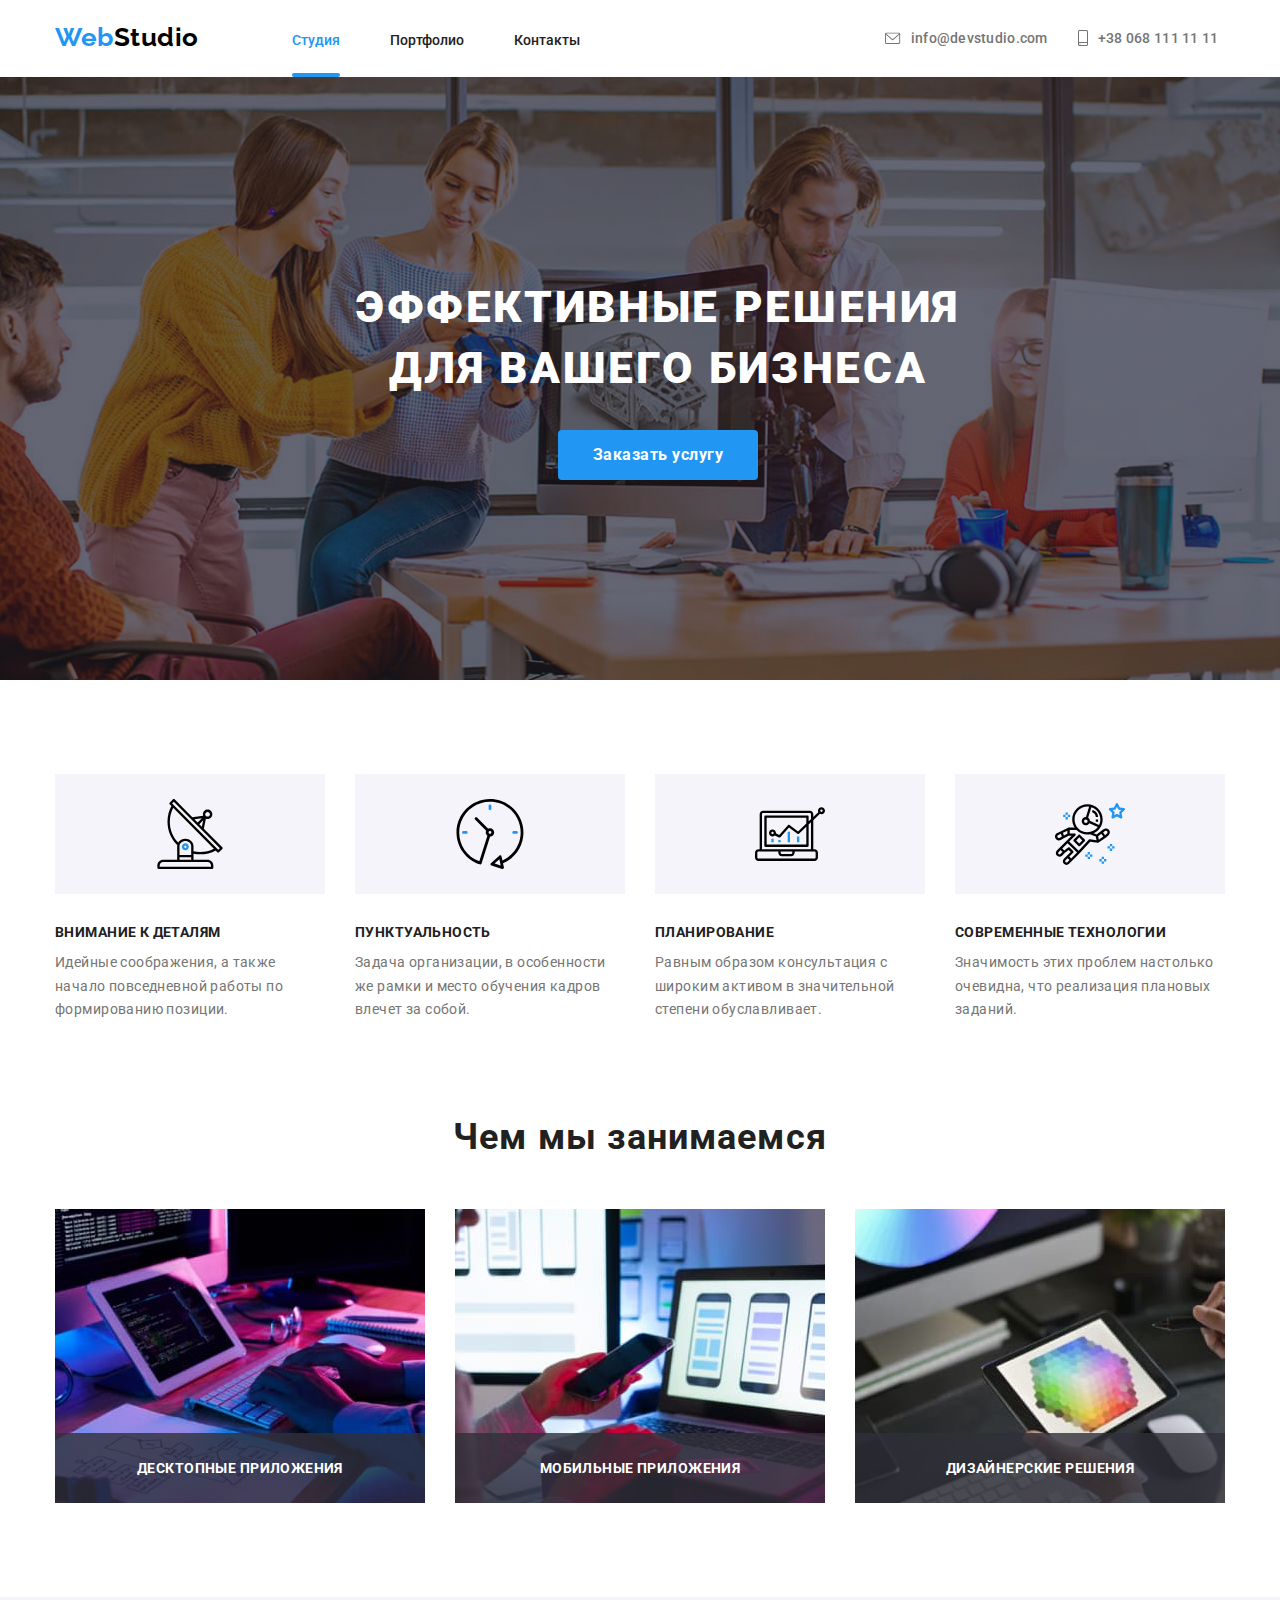
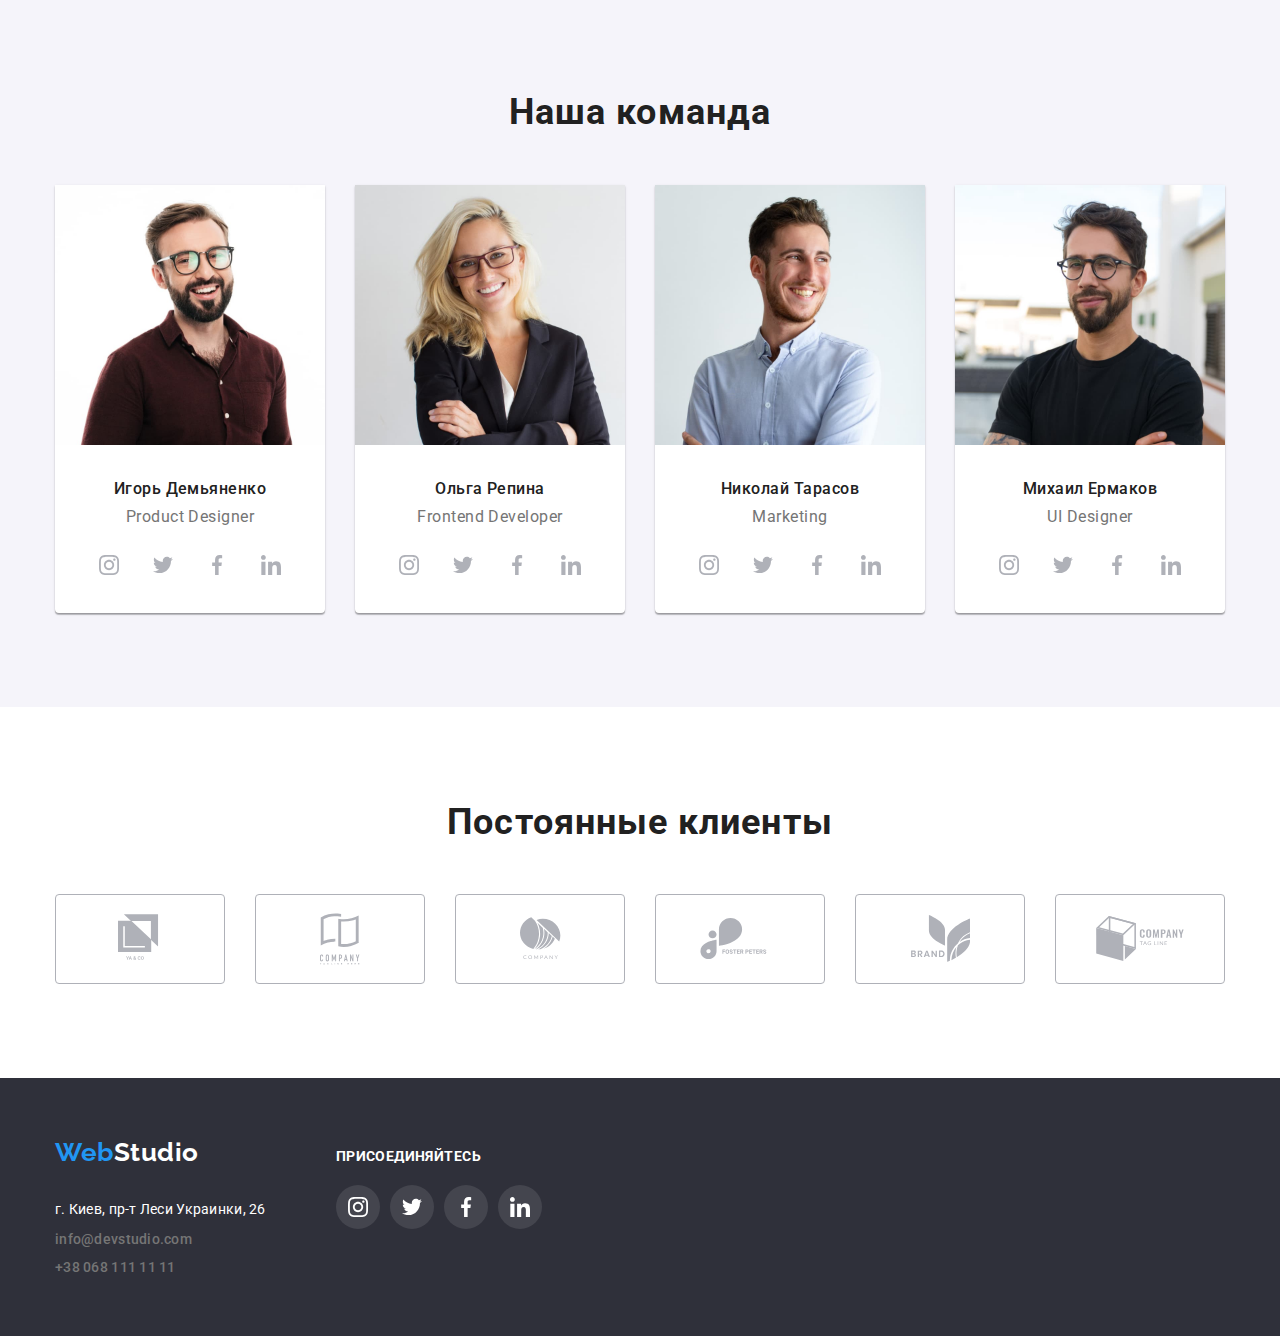
<file: index.html>
<!DOCTYPE html>
<html lang="ru">

<head>
    <meta charset="UTF-8">
    <meta name="viewport" content="width=device-width, initial-scale=1.0">
    <link rel="stylesheet" href="./css/normilize.css">
    <link rel="stylesheet" href="./css/variables.css">
    <link rel="preconnect" href="https://fonts.gstatic.com">
    <link rel="preconnect" href="https://fonts.gstatic.com">
    <link
        href="https://fonts.googleapis.com/css2?family=Raleway:wght@700&family=Roboto:wght@400;500;700;900&display=swap"
        rel="stylesheet">
    <link rel="stylesheet" href="./css/general.css">
    <link rel="stylesheet" href="./css/styles.css">
    <title>WebStudio</title>
</head>

<body>
    <header>
        <div class="container">
            <div class="position-container">
                <nav class="header-nav">
                    <a href="./index.html" class="web-studio-black">
                        <span><span class="web">Web</span>Studio</span>
                    </a>
                    <ul class="nav-menu">
                        <li>
                            <a href="./index.html" class="current"> Студия </a>
                        </li>
                        <li>
                            <a href="./portfolio.html"> Портфолио </a>
                        </li>
                        <li>
                            <a href="#contacts"> Контакты </a>
                        </li>
                    </ul>
                </nav>
                <div class="div-contact">
                    <ul class="nav-contact nav-contact-header">
                        <li>
                            <a href="mailto:info@devstudio.com">
                                <svg class="nav-contact-icon" width="16" height="12">
                                    <use href="./images/icon-sprite.svg#icon-envelope"></use>
                                </svg>
                                info@devstudio.com
                            </a>
                        </li>
                        <li>
                            <a href="tel:+380681111111">
                                <svg class="nav-contact-icon" width="10" height="16">
                                    <use href="./images/icon-sprite.svg#icon-smartphone"></use>
                                </svg>
                                +38 068 111 11 11
                            </a>
                        </li>
                    </ul>
                </div>
            </div>
        </div>
    </header>

    <main>
        <section class="main-header">
            <div class="container">
                <h1 class="header-title-h1"> ЭФФЕКТИВНЫЕ РЕШЕНИЯ <br> ДЛЯ ВАШЕГО БИЗНЕСА </h1>
                <button class="header-button" data-modal-open type="button"> Заказать услугу </button>
            </div>
        </section>

        <section class="features-section">
            <div class="container">
                <ul class="features">
                    <li class="features-items">
                        <div class="feauters-card-icon">
                            <svg width="70" height="70">
                                <use href="./images/icon-sprite.svg#icon-antenna"></use>
                            </svg>
                        </div>
                        <h3>ВНИМАНИЕ К ДЕТАЛЯМ</h3>
                        <p>
                            Идейные соображения, а также начало повседневной работы по формированию позиции.
                        </p>
                    </li>
                    <li class="features-items">
                        <div class="feauters-card-icon">
                            <svg width="70" height="70">
                                <use href="./images/icon-sprite.svg#icon-clock"></use>
                            </svg>
                        </div>
                        <h3>ПУНКТУАЛЬНОСТЬ</h3>
                        <p>
                            Задача организации, в особенности же рамки и место обучения кадров влечет за собой.
                        </p>
                    </li>
                    <li class="features-items">
                        <div class="feauters-card-icon">
                            <svg width="70" height="70">
                                <use href="./images/icon-sprite.svg#icon-diagram"></use>
                            </svg>
                        </div>
                        <h3>ПЛАНИРОВАНИЕ</h3>
                        <p>
                            Равным образом консультация с широким активом в значительной степени обуславливает.
                        </p>
                    </li>
                    <li class="features-items">
                        <div class="feauters-card-icon">
                            <svg width="70" height="70">
                                <use href="./images/icon-sprite.svg#icon-astronaut"></use>
                            </svg>
                        </div>
                        <h3>СОВРЕМЕННЫЕ ТЕХНОЛОГИИ</h3>
                        <p>
                            Значимость этих проблем настолько очевидна, что реализация плановых заданий.
                        </p>
                    </li>
                </ul>
            </div>
        </section>

        <section class="what-we-do">
            <div class="container">
                <h2 class="title-h2">Чем мы занимаемся</h2>
                <ul class="what-we-do-list">
                    <li>
                        <img src="./images/webstudio/what-we-do-computer.jpg" alt="Разработка приложений" width="370"
                            height="294">
                        <div class="what-we-do-overlay">
                            <p>ДЕСКТОПНЫЕ ПРИЛОЖЕНИЯ</p>
                        </div>
                    </li>
                    <li>
                        <img src="./images/webstudio/what-we-do-mobile.jpg" alt="Создание мобильных приложений"
                            width="370" height="294">
                        <div class="what-we-do-overlay">
                            <p>МОБИЛЬНЫЕ ПРИЛОЖЕНИЯ</p>
                        </div>
                    </li>
                    <li>
                        <img src="./images/webstudio/what-we-do-palette.jpg" alt="Выбор палитры цветов" width="370"
                            height="294">
                        <div class="what-we-do-overlay">
                            <p>ДИЗАЙНЕРСКИЕ РЕШЕНИЯ</p>
                        </div>
                    </li>
                </ul>
            </div>
        </section>

        <section class="our-team-section">
            <div class="container">
                <h2 class="title-h2 our-team-title"> Наша команда </h2>
                <ul class="our-team">
                    <li>
                        <img src="./images/webstudio/igor-demyanenko.jpg" alt="Игорь Демьяненко" width="270"
                            height="260" />
                        <h3>Игорь Демьяненко</h3>
                        <p>Product Designer</p>
                        <ul class="social-links">
                            <li>
                                <a class="social-links-item" href="#">
                                    <svg class="social-link-icon" width="20" height="20">
                                        <use href="./images/icon-sprite.svg#icon-instagram"></use>
                                    </svg>
                                </a>
                            </li>
                            <li>
                                <a class="social-links-item" href="#">
                                    <svg class="social-link-icon" width="20" height="20">
                                        <use href="./images/icon-sprite.svg#icon-twitter"></use>
                                    </svg>
                                </a>
                            </li>
                            <li>
                                <a class="social-links-item" href="#">
                                    <svg class="social-link-icon" width="20" height="20">
                                        <use href="./images/icon-sprite.svg#icon-facebook"></use>
                                    </svg>
                                </a>
                            </li>
                            <li>
                                <a class="social-links-item" href="#">
                                    <svg class="social-link-icon" width="20" height="20">
                                        <use href="./images/icon-sprite.svg#icon-linkedin"></use>
                                    </svg>
                                </a>
                            </li>
                        </ul>
                    </li>
                    <li>
                        <img src="./images/webstudio/olga-repina.jpg" alt="Ольга Репина" width="270" height="260" />
                        <h3>Ольга Репина</h3>
                        <p>Frontend Developer</p>
                        <ul class="social-links">
                            <li>
                                <a class="social-links-item" href="#">
                                    <svg class="social-link-icon" width="20" height="20">
                                        <use href="./images/icon-sprite.svg#icon-instagram"></use>
                                    </svg>
                                </a>
                            </li>
                            <li>
                                <a class="social-links-item" href="#">
                                    <svg class="social-link-icon" width="20" height="20">
                                        <use href="./images/icon-sprite.svg#icon-twitter"></use>
                                    </svg>
                                </a>
                            </li>
                            <li>
                                <a class="social-links-item" href="#">
                                    <svg class="social-link-icon" width="20" height="20">
                                        <use href="./images/icon-sprite.svg#icon-facebook"></use>
                                    </svg>
                                </a>
                            </li>
                            <li>
                                <a class="social-links-item" href="#">
                                    <svg class="social-link-icon" width="20" height="20">
                                        <use href="./images/icon-sprite.svg#icon-linkedin"></use>
                                    </svg>
                                </a>
                            </li>
                        </ul>
                    </li>
                    <li>
                        <img src="./images/webstudio/nikolay-tarasov.jpg" alt="Николай Тарасов" width="270"
                            height="260" />
                        <h3>Николай Тарасов</h3>
                        <p>Marketing</p>
                        <ul class="social-links">
                            <li>
                                <a class="social-links-item" href="#">
                                    <svg class="social-link-icon" width="20" height="20">
                                        <use href="./images/icon-sprite.svg#icon-instagram"></use>
                                    </svg>
                                </a>
                            </li>
                            <li>
                                <a class="social-links-item" href="#">
                                    <svg class="social-link-icon" width="20" height="20">
                                        <use href="./images/icon-sprite.svg#icon-twitter"></use>
                                    </svg>
                                </a>
                            </li>
                            <li>
                                <a class="social-links-item" href="#">
                                    <svg class="social-link-icon" width="20" height="20">
                                        <use href="./images/icon-sprite.svg#icon-facebook"></use>
                                    </svg>
                                </a>
                            </li>
                            <li>
                                <a class="social-links-item" href="#">
                                    <svg class="social-link-icon" width="20" height="20">
                                        <use href="./images/icon-sprite.svg#icon-linkedin"></use>
                                    </svg>
                                </a>
                            </li>
                        </ul>
                    </li>
                    <li>
                        <img src="./images/webstudio/mikhail-yermakov.jpg" alt="Михаил Ермаков" width="270"
                            height="260" />
                        <h3>Михаил Ермаков</h3>
                        <p>UI Designer</p>
                        <ul class="social-links">
                            <li>
                                <a class="social-links-item" href="#">
                                    <svg class="social-link-icon" width="20" height="20">
                                        <use href="./images/icon-sprite.svg#icon-instagram"></use>
                                    </svg>
                                </a>
                            </li>
                            <li>
                                <a class="social-links-item" href="#">
                                    <svg class="social-link-icon" width="20" height="20">
                                        <use href="./images/icon-sprite.svg#icon-twitter"></use>
                                    </svg>
                                </a>
                            </li>
                            <li>
                                <a class="social-links-item" href="#">
                                    <svg class="social-link-icon" width="20" height="20">
                                        <use href="./images/icon-sprite.svg#icon-facebook"></use>
                                    </svg>
                                </a>
                            </li>
                            <li>
                                <a class="social-links-item" href="#">
                                    <svg class="social-link-icon" width="20" height="20">
                                        <use href="./images/icon-sprite.svg#icon-linkedin"></use>
                                    </svg>
                                </a>
                            </li>
                        </ul>
                    </li>
                </ul>
            </div>
        </section>

        <section class="our-clients">
            <div class="container">
                <h2 class="title-h2 our-clients-title">Постоянные клиенты</h2>
                <ul class="our-clients-list">
                    <li>
                        <a class="our-clients-link" href="#">
                            <svg class="our-clients-icon" width="44.27" height="49.23">
                                <use href="./images/icon-sprite.svg#icon-logo-1"></use>
                            </svg>
                        </a>
                    </li>
                    <li>
                        <a class="our-clients-link" href="#">
                            <svg class="our-clients-icon" width="40" height="52">
                                <use href="./images/icon-sprite.svg#icon-logo-2"></use>
                            </svg>
                        </a>
                    </li>
                    <li>
                        <a class="our-clients-link" href="#">
                            <svg class="our-clients-icon" width="41" height="42.6">
                                <use href="./images/icon-sprite.svg#icon-logo-3"></use>
                            </svg>
                        </a>
                    </li>
                    <li>
                        <a class="our-clients-link" href="#">
                            <svg class="our-clients-icon" width="79.66" height="42.02">
                                <use href="./images/icon-sprite.svg#icon-logo-4"></use>
                            </svg>
                        </a>
                    </li>
                    <li>
                        <a class="our-clients-link" href="#">
                            <svg class="our-clients-icon" width="59" height="47">
                                <use href="./images/icon-sprite.svg#icon-logo-5"></use>
                            </svg>
                        </a>
                    </li>
                    <li>
                        <a class="our-clients-link" href="#">
                            <svg class="our-clients-icon" width="88.48" height="45.44">
                                <use href="./images/icon-sprite.svg#icon-logo-6"></use>
                            </svg>
                        </a>
                    </li>
                </ul>
            </div>
        </section>
    </main>

    <footer class="footer-block">
        <div class="container">
            <div class="footer-flexbox">
                <div>
                    <a href="./index.html" class="web-studio-white">
                        <span><span class="web">Web</span>Studio</span>
                    </a>
                    <address id="contacts">
                        <p class="street">г. Киев, пр-т Леси Украинки, 26</p>
                        <ul class="nav-contact nav-contact-li">
                            <li>
                                <a href="mailto:info@devstudio.com">info@devstudio.com</a>
                            </li>
                            <li>
                                <a href="tel:+380681111111">+38 068 111 11 11</a>
                            </li>
                        </ul>

                    </address>
                </div>
                <div class="footer-social-links-container">
                    <p class="footer-social-links-text">ПРИСОЕДИНЯЙТЕСЬ</p>
                    <ul class="footer-social-links">
                        <li>
                            <a class="footer-social-links-item" href="#">
                                <svg class="footer-social-link-icon" width="20" height="20">
                                    <use href="./images/icon-sprite.svg#icon-instagram"></use>
                                </svg>
                            </a>
                        </li>
                        <li>
                            <a class="footer-social-links-item" href="#">
                                <svg class="footer-social-link-icon" width="20" height="20">
                                    <use href="./images/icon-sprite.svg#icon-twitter"></use>
                                </svg>
                            </a>
                        </li>
                        <li>
                            <a class="footer-social-links-item" href="#">
                                <svg class="footer-social-link-icon" width="20" height="20">
                                    <use href="./images/icon-sprite.svg#icon-facebook"></use>
                                </svg>
                            </a>
                        </li>
                        <li>
                            <a class="footer-social-links-item" href="#">
                                <svg class="footer-social-link-icon" width="20" height="20">
                                    <use href="./images/icon-sprite.svg#icon-linkedin"></use>
                                </svg>
                            </a>
                        </li>
                    </ul>
                </div>
            </div>
        </div>
    </footer>

    <div data-modal class="backdrop is-hidden">
        <div class="modal">
            <button class="modal-button-close" data-modal-close>
                <svg width="18" height="18">
                    <use href="./images/icon-sprite.svg#modal-button-close"></use>
                </svg>
            </button>
        </div>
    </div>

    <script src="./js/modal.js"></script>
</body>

</html>
</file>
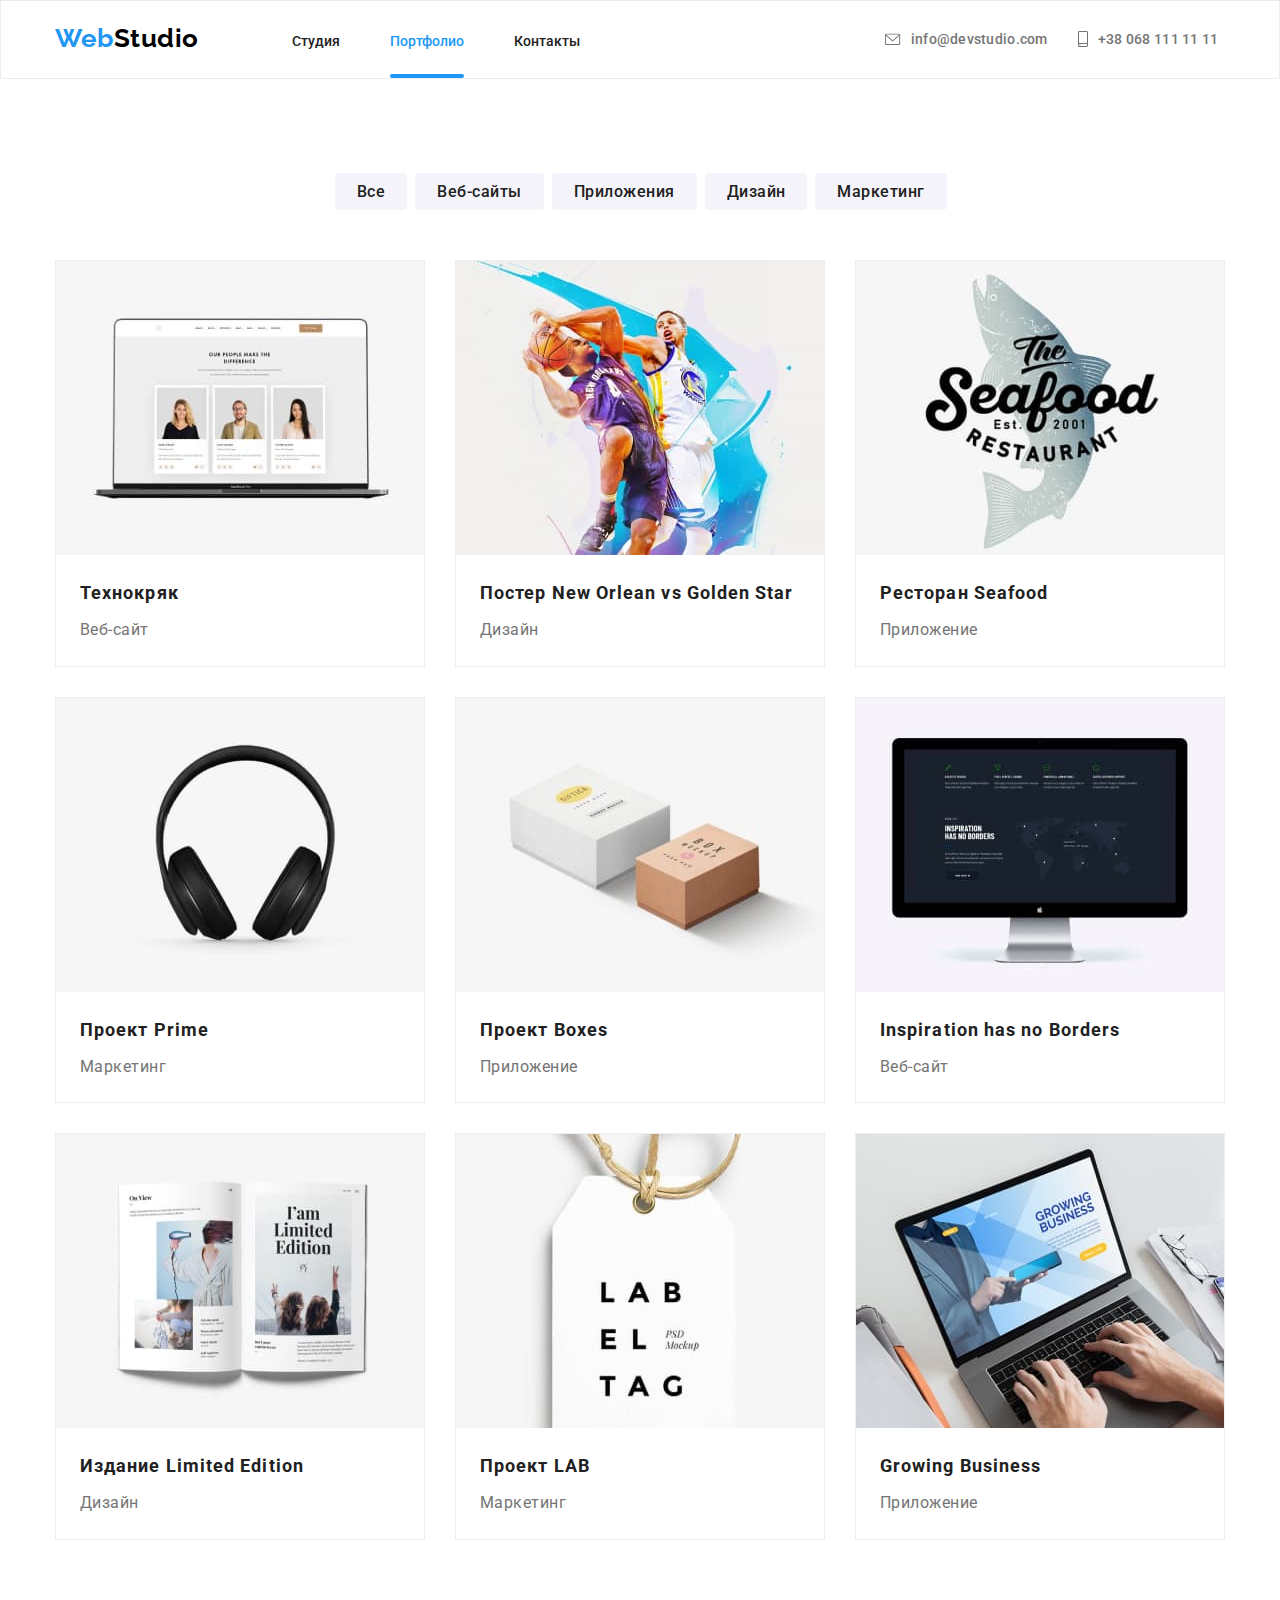
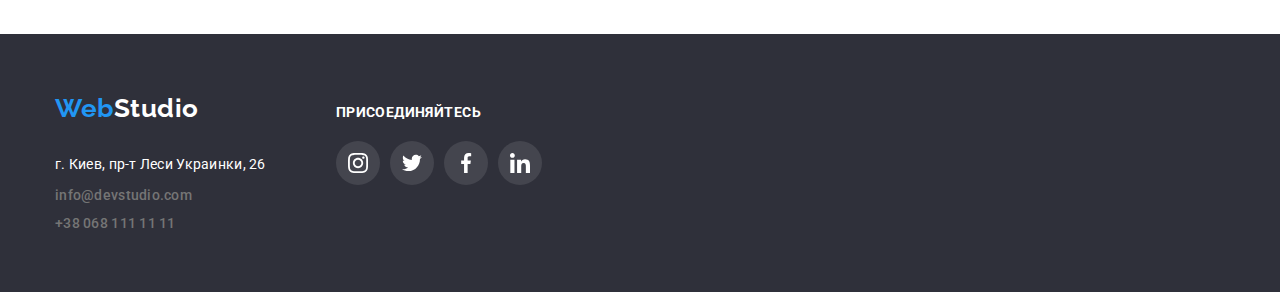
<file: portfolio.html>
<!DOCTYPE html>
<html lang="en">

<head>
    <meta charset="UTF-8">
    <meta name="viewport" content="width=device-width, initial-scale=1.0">
    <link rel="stylesheet" href="./css/normilize.css">
    <link rel="stylesheet" href="./css/variables.css">
    <link rel="preconnect" href="https://fonts.gstatic.com">
    <link href="https://fonts.googleapis.com/css2?family=Raleway:wght@700&family=Roboto:wght@400;500;700&display=swap"
        rel="stylesheet">
    <link rel="stylesheet" href="./css/general.css">
    <link rel="stylesheet" href="./css/styles-portfolio.css">
    <title>Portfolio</title>
</head>

<body>
    <header class="pf-header">
        <div class="container">
            <div class="position-container">
                <nav class="header-nav">
                    <a href="./index.html" class="web-studio-black">
                        <span><span class="web">Web</span>Studio</span>
                    </a>
                    <ul class="nav-menu">
                        <li>
                            <a href="./index.html"> Студия </a>
                        </li>
                        <li>
                            <a href="./portfolio.html" class="current"> Портфолио </a>
                        </li>
                        <li>
                            <a href="#contacts"> Контакты </a>
                        </li>
                    </ul>
                </nav>
                <div class="div-contact">
                    <ul class="nav-contact nav-contact-header">
                        <li>
                            <a href="mailto:info@devstudio.com">
                                <svg class="nav-contact-icon" width="16" height="12">
                                    <use href="./images/icon-sprite.svg#icon-envelope"></use>
                                </svg>
                                info@devstudio.com
                            </a>
                        </li>
                        <li>
                            <a href="tel:+380681111111">
                                <svg class="nav-contact-icon" width="10" height="16">
                                    <use href="./images/icon-sprite.svg#icon-smartphone"></use>
                                </svg>
                                +38 068 111 11 11
                            </a>
                        </li>
                    </ul>
                </div>
            </div>
        </div>
    </header>

    <main>
        <h1 class="hidden-title">Portfolio</h1>
        <section class="content-section">
            <div class="container">
                <ul class="filter-btn-class">
                    <li>
                        <button>Все</button>
                    </li>
                    <li>
                        <button>Веб-сайты</button>
                    </li>
                    <li>
                        <button>Приложения</button>
                    </li>
                    <li>
                        <button>Дизайн</button>
                    </li>
                    <li>
                        <button>Маркетинг</button>
                    </li>
                </ul>

                <ul class="projects">
                    <li>
                        <a class="projects-card" href="#">
                            <div class="card-img">
                                <img src="./images/portfolio/tech-crack.jpg" alt="Технокряк" />
                                <div class="projects-card-overlay">
                                    <p>
                                        Технокряк это современная площадка распространения коронавируса.
                                        Компании используют эту платформу для цифрового
                                        шпионажа и атак на защищённые сервера конкурентов.
                                    </p>
                                </div>
                            </div>
                            <div class="img-text">
                                <h3>Технокряк</h3>
                                <p>Веб-сайт</p>
                            </div>
                        </a>
                    </li>

                    <li>
                        <a class="projects-card" href="#">
                            <div class="card-img">
                                <img src="./images/portfolio/new-orlean.jpg" alt="Постер New Orlean vs Golden Star" />
                                <div class="projects-card-overlay">
                                    <p>
                                        Технокряк это современная площадка распространения коронавируса.
                                        Компании используют эту платформу для цифрового
                                        шпионажа и атак на защищённые сервера конкурентов.
                                    </p>
                                </div>
                            </div>
                            <div class="img-text">
                                <h3>Постер New Orlean vs Golden Star</h3>
                                <p>Дизайн</p>
                            </div>
                        </a>
                    </li>

                    <li>
                        <a class="projects-card" href="#">
                            <div class="card-img">
                                <img src="./images/portfolio/seafood.jpg" alt="Ресторан Seafood" />
                                <div class="projects-card-overlay">
                                    <p>
                                        Технокряк это современная площадка распространения коронавируса.
                                        Компании используют эту платформу для цифрового
                                        шпионажа и атак на защищённые сервера конкурентов.
                                    </p>
                                </div>
                            </div>
                            <div class="img-text">
                                <h3>Ресторан Seafood</h3>
                                <p>Приложение</p>
                            </div>
                        </a>
                    </li>

                    <li>
                        <a class="projects-card" href="#">
                            <div class="card-img">
                                <img src="./images/portfolio/project-prime.jpg" alt="Проект Prime" />
                                <div class="projects-card-overlay">
                                    <p>
                                        Технокряк это современная площадка распространения коронавируса.
                                        Компании используют эту платформу для цифрового
                                        шпионажа и атак на защищённые сервера конкурентов.
                                    </p>
                                </div>
                            </div>
                            <div class="img-text">
                                <h3>Проект Prime</h3>
                                <p>Маркетинг</p>
                            </div>
                        </a>
                    </li>

                    <li>
                        <a class="projects-card" href="#">
                            <div class="card-img">
                                <img src="./images/portfolio/project-boxes.jpg" alt="Проект Boxes" />
                                <div class="projects-card-overlay">
                                    <p>
                                        Технокряк это современная площадка распространения коронавируса.
                                        Компании используют эту платформу для цифрового
                                        шпионажа и атак на защищённые сервера конкурентов.
                                    </p>
                                </div>
                            </div>
                            <div class="img-text">
                                <h3>Проект Boxes</h3>
                                <p>Приложение</p>
                            </div>
                        </a>
                    </li>

                    <li>
                        <a class="projects-card" href="#">
                            <div class="card-img">
                                <img src="./images/portfolio/inspiration.jpg" alt="Inspiration has no Borders" />
                                <div class="projects-card-overlay">
                                    <p>
                                        Технокряк это современная площадка распространения коронавируса.
                                        Компании используют эту платформу для цифрового
                                        шпионажа и атак на защищённые сервера конкурентов.
                                    </p>
                                </div>
                            </div>
                            <div class="img-text">
                                <h3>Inspiration has no Borders</h3>
                                <p>Веб-сайт</p>
                            </div>
                        </a>
                    </li>

                    <li>
                        <a class="projects-card" href="#">
                            <div class="card-img">
                                <img src="./images/portfolio/limited-edition-magazine.jpg"
                                    alt="Издание Limited Edition" />
                                <div class="projects-card-overlay">
                                    <p>
                                        Технокряк это современная площадка распространения коронавируса.
                                        Компании используют эту платформу для цифрового
                                        шпионажа и атак на защищённые сервера конкурентов.
                                    </p>
                                </div>
                            </div>
                            <div class="img-text">
                                <h3>Издание Limited Edition</h3>
                                <p>Дизайн</p>
                            </div>
                        </a>
                    </li>

                    <li>
                        <a class="projects-card" href="#">
                            <div class="card-img">
                                <img src="./images/portfolio/project-lab.jpg" alt="Проект LAB" />
                                <div class="projects-card-overlay">
                                    <p>
                                        Технокряк это современная площадка распространения коронавируса.
                                        Компании используют эту платформу для цифрового
                                        шпионажа и атак на защищённые сервера конкурентов.
                                    </p>
                                </div>
                            </div>
                            <div class="img-text">
                                <h3>Проект LAB</h3>
                                <p>Маркетинг</p>
                            </div>
                        </a>
                    </li>

                    <li>
                        <a class="projects-card" href="#">
                            <div class="card-img">
                                <img src="./images/portfolio/growing-business.jpg" alt="Growing Business" />
                                <div class="projects-card-overlay">
                                    <p>
                                        Технокряк это современная площадка распространения коронавируса.
                                        Компании используют эту платформу для цифрового
                                        шпионажа и атак на защищённые сервера конкурентов.
                                    </p>
                                </div>
                            </div>
                            <div class="img-text">
                                <h3>Growing Business</h3>
                                <p>Приложение</p>
                            </div>
                        </a>
                    </li>
                </ul>
            </div>
        </section>
    </main>

    <footer class="footer-block">
        <div class="container">
            <div class="footer-flexbox">
                <div>
                    <a href="./index.html" class="web-studio-white">
                        <span><span class="web">Web</span>Studio</span>
                    </a>
                    <address id="contacts">
                        <p class="street">г. Киев, пр-т Леси Украинки, 26</p>
                        <ul class="nav-contact nav-contact-li">
                            <li>
                                <a href="mailto:info@devstudio.com">info@devstudio.com</a>
                            </li>
                            <li>
                                <a href="tel:+380681111111">+38 068 111 11 11</a>
                            </li>
                        </ul>

                    </address>
                </div>
                <div class="footer-social-links-container">
                    <p class="footer-social-links-text">ПРИСОЕДИНЯЙТЕСЬ</p>
                    <ul class="footer-social-links">
                        <li>
                            <a class="footer-social-links-item" href="#">
                                <svg class="footer-social-link-icon" width="20" height="20">
                                    <use href="./images/icon-sprite.svg#icon-instagram"></use>
                                </svg>
                            </a>
                        </li>
                        <li>
                            <a class="footer-social-links-item" href="#">
                                <svg class="footer-social-link-icon" width="20" height="20">
                                    <use href="./images/icon-sprite.svg#icon-twitter"></use>
                                </svg>
                            </a>
                        </li>
                        <li>
                            <a class="footer-social-links-item" href="#">
                                <svg class="footer-social-link-icon" width="20" height="20">
                                    <use href="./images/icon-sprite.svg#icon-facebook"></use>
                                </svg>
                            </a>
                        </li>
                        <li>
                            <a class="footer-social-links-item" href="#">
                                <svg class="footer-social-link-icon" width="20" height="20">
                                    <use href="./images/icon-sprite.svg#icon-linkedin"></use>
                                </svg>
                            </a>
                        </li>
                    </ul>
                </div>
            </div>
        </div>
    </footer>

</body>

</html>
</file>
<file: css/variables.css>
:root{
  --full-balck: rgba(0, 0, 0);  
  --full-white: rgba(255, 255, 255);
  --text-blue: rgba(33,150,243,1);
  --title-text: rgba(33,33,33,1);
  --subtitle-text: rgba(117, 117, 117, 1);
  --bg-main-color: rgba(47, 48, 58);
  --btn-bg: rgba(245,244,250,1);
  --our-team-bg: rgba(245,244,250,1);
  --header-bd-color: rgba(236,236,236,1);
  --projects-border: rgba(238,238,238,1);
  --svg-grey-color: rgba(175,177,184,1); 
  --footer-social-links-bg: rgba(255, 255, 255, 0.1);
  --what-we-do-img-overlay-bg: rgba(47, 48, 58, 0.8); 
  --project-card-overlay-bg: rgba(33, 150, 243, 0.9);
  --backdrop-bg: rgba(0, 0, 0, 0.2);
  --button-border-color: rgba(0, 0, 0, 0.1);

  --animation-type: cubic-bezier(0.4, 0, 0.2, 1);
  --animation-duration: 250ms;
}
</file>
<file: css/general.css>
body{
  font-family: 'Roboto', sans-serif;
}

header{
  margin: 0 auto;
  position: relative;
}

.web-studio-black{
  color: var(--full-balck);
  font-family: 'Raleway', sans-serif;
  font-weight: 700;
  font-size: 26px;
  letter-spacing: 0.02em;
}

.web-studio-white{
  width: 145px;
  height: 31px;
  color: var(--full-white);
  font-family: 'Raleway', sans-serif;
  font-weight: 700;
  font-size: 26px;
  letter-spacing: 0.02em;  
}

.web{
  color: var(--text-blue);
}

.nav-menu{
  display: flex;
  margin-left: 93px;  
}

.nav-menu :not(:last-child){
  margin-right: 50px;
}

.nav-contact :not(:last-child){
  margin-right: 30px;
}

.nav-menu > li > a{
  position: relative;
  display: block;
  color: var(--title-text);
  font-weight: 500;
  font-size: 14px;
  line-height: 1.2;
  padding-top: 32px;
  padding-bottom: 28px;

  transition-property: color cursor;
  transition-duration: 250ms;
  transition-timing-function: cubic-bezier(0.4, 0, 0.2, 1);
}

.nav-menu > li > a:hover,
.nav-menu > li > a:focus{
  color: var(--text-blue);
}

.nav-menu > li > a::after{
  position: absolute;
  content: "";
  bottom: 0;
  left: 0;
  height: 4px;
  width: 100%;
  border-radius: 2px;
  background-color: var(--text-blue);
  opacity: 0;

  transition-property: opacity;
  transition-duration: 250ms;
  transition-timing-function: cubic-bezier(0.4, 0, 0.2, 1);
}

.nav-menu > li > a:hover::after,
.nav-menu > li > a:focus::after{
  opacity: 1;
}

.nav-menu > li > .current::after{
  opacity: 1;
}

.nav-contact-header{
  display: flex;  
  margin: 0 auto;   
}

.nav-contact-header > li > a{  
  display: flex;
  justify-content: center;
  align-items: center;  
}

.nav-contact > li > a{
  color: var(--subtitle-text);
  font-weight: 500;
  font-size: 14px;
  line-height: 1.2;
  letter-spacing: 0.02em; 
  
  transition-property: color cursor;
  transition-duration: 250ms;
  transition-timing-function: cubic-bezier(0.4, 0, 0.2, 1);
}

.nav-contact > li > a:hover,
.nav-contact > li > a:focus{
  color: var(--text-blue);
}

.nav-contact-li{
  display: block;   
}

.nav-contact.nav-contact-li > li{
  margin-right: 0px;
}

.nav-contact-li :not(:last-child){
  margin-bottom: 9px;
}

.nav-contact-icon{
  fill: currentColor;
  margin-right: 10px;
}

.footer-block{
  background-color: var(--bg-main-color);
  padding-top: 60px;
  padding-bottom: 60px;  
}

.footer-flexbox{
  display: flex;
  align-items: baseline;
}

#contacts{
  margin-top: 30px;
}

.footer-social-links-text{
  font-family: 'Roboto', sans-serif;
  font-weight: 700;
  font-size: 14px;
  line-height: 1.14;
  letter-spacing: 0.03em;
  text-transform: uppercase;
  color: var(--full-white);
  margin-bottom: 20px;
}

.footer-social-links{
  display: flex;
  justify-content: center;
  align-items: center;
}

.footer-social-links > li:not(:last-child){
  margin-right: 10px;
}

.footer-social-links-container{
  margin-left: 70px;
}

.footer-social-links-item{
  background-color: var(--footer-social-links-bg);
  color: var(--full-white);
  border-radius: 50%;
  height: 44px;
  width: 44px;
  display: flex;
  justify-content: center;
  align-items: center;

  transition-property: background-color cursor;
  transition-duration: 250ms;
  transition-timing-function: cubic-bezier(0.4, 0, 0.2, 1);
}

.footer-social-links-item:hover,
.footer-social-links-item:focus{
  background-color: var(--text-blue);
  cursor: pointer;
}

.footer-social-link-icon{
  fill: currentColor;
}

.street{
  color: var(--full-white);
  font-weight: 400;
  font-size: 14px;
  line-height: 1.7;  
  letter-spacing: 0.02em;
  margin-bottom: 9px;
}

.nav-menu > li > .current{
  color: var(--text-blue);
}

.container{
  width: 1200px;
  padding: 0px 15px;
  margin: 0 auto;  
}

.position-container{
  display: flex;
}

.header-nav{
  display: flex;
  align-items: center;  
}

.div-contact{
  display: flex;
  align-items: center;
  margin-left: 305px;    
}
</file>
<file: css/styles.css>
.main-header{  
  background-image: linear-gradient(to right, rgba(47, 48, 58, 0.4), rgba(47, 48, 58, 0.4)), url('../images/webstudio/Img.jpg');
  background-size: auto, cover;
  max-width: 1600px;
  margin-left: auto;
  margin-right: auto;
  background-position: center;
  background-repeat: no-repeat;
  padding-top: 200px;
  padding-left: 36px;
  padding-bottom: 200px;    
}

.main-header .container{
  text-align: center;
}

.header-title-h1{
  color: var(--full-white);
  font-weight: 900;
  font-size: 44px;   
  line-height: 1.4;
  letter-spacing: 0.06em;  
  margin-bottom: 30px;  
  display: block;
}

.header-button{
  background-color: var(--text-blue);
  font-weight: 700;
  width: 200px;
  height: 50px;
  color: var(--full-white);
  border-style: none;
  border-radius: 4px;  
  font-size: 16px;
  line-height: 1.9; 
  letter-spacing: 0.03em;
  display: block;
  text-align: center;    
  margin-left: 485px;
}

.features-section{
  padding: 94px 0px;
}

.features{
  display: flex;      
}

.features > li{
  width: 270px;
}

.features > li:not(:last-child){
  margin-right: 30px;
}

.features > li > h3{
  color: var(--title-text);
  font-weight: 700;
  font-size: 14px;
  line-height: 1.2;
  letter-spacing: 0.03em; 
  align-items: center;  
  margin-bottom: 10px;
}

.features > li > p{
  color: var(--subtitle-text);
  font-weight: 400;
  font-size: 14px;
  line-height: 1.7;
  letter-spacing: 0.03em;
}

.what-we-do{
  padding-bottom: 94px;
}

.what-we-do-list{
  display: flex;
  margin-top: 50px;  
}

.what-we-do-list > li{
  position: relative;
}

.what-we-do-list > li:not(:last-child){
  margin-right: 30px;
}

.what-we-do-list li >img{
  display: block;
}

.what-we-do-overlay{
  position: absolute;
  top: 224px;
  left: 0;
  width: 100%;
  height: 70px;
  background-color: var(--what-we-do-img-overlay-bg);
  padding-top: 27px;
  padding-bottom: 27px;
}

.what-we-do-overlay > p{
  color: var(--full-white);   
  font-family: Roboto, sans-serif;
  font-weight: 700;
  font-style: normal; 
  font-size: 14px;
  line-height: 1.17;
  text-align: center;
  letter-spacing: 0.03em;
  text-transform: uppercase;
}

.our-team-section{
  background-color: var(--our-team-bg);
  padding-top: 94px;
  padding-bottom: 94px;
}

.title-h2{
  color: var(--title-text);
  font-weight: 700;
  font-size: 36px;
  line-height: 1.2;
  text-align: center;
  letter-spacing: 0.03em;    
}

.our-team-title{  
  margin-bottom: 50px;
}

.our-team{
  display: flex;  
}

.our-team > li{
  width: 270px;
  height: 428px;   
  background-color: var(--full-white);
  padding-bottom: 30px;
  box-shadow: 0px 1px 3px rgba(0, 0, 0, 0.12), 0px 1px 1px rgba(0, 0, 0, 0.14), 0px 2px 1px rgba(0, 0, 0, 0.2);
  border-radius: 0px 0px 4px 4px;
}

.our-team > li:not(:last-child){
  margin-right: 30px;
}

.our-team > li > h3{
  color: var(--title-text);
  font-weight: 500;
  font-size: 16px;
  line-height: 1.2;  
  letter-spacing: 0.03em;
  text-align: center;
  margin-top: 30px;
  margin-bottom: 10px;
}

.our-team > li > p{
  color: var(--subtitle-text);
  font-weight: 400;
  font-size: 16px;
  line-height: 1,2;  
  letter-spacing: 0.03em;
  text-align: center;
  margin-bottom: 16px;
}

.social-links{
  margin: 0 auto;
  display: flex;
  padding-left: 32px;
  padding-right: 32px;
}

.social-links > li:not(:last-child){
  margin-right: 10px;
}

.social-links-item{
  display: flex;
  justify-content: center;
  align-items: center;
  background-color: var(--full-white);
  border-radius: 50%;
  height: 44px;
  width: 44px;
  color: var(--svg-grey-color);

  transition-property: color background-color cursor;
  transition-duration: var(--animation-duration);
  transition-timing-function: var(--animation-type);
}

.social-links-item:hover,
.social-links-item:focus{
  background-color: var(--text-blue);
  color: var(--full-white);
  cursor: pointer;
}

.social-link-icon{
  fill: currentColor;
}

.our-clients{
  padding: 94px 0px; 
  margin: 0 auto; 
}

.our-clients-title{
  margin-bottom: 50px;
}

.our-clients-list{
  display: flex;
  margin: 0 auto;
}

.our-clients-list > li:not(:last-child){
  margin-right: 30px;
}

.our-clients-link{
  display: flex;
  justify-content: center;
  align-items: center;
  width: 170px;
  height: 90px;
  border: solid;
  border-width: 1px;
  color: var(--svg-grey-color);  
  border-color: var(--svg-grey-color);
  border-radius: 4px;

  transition-property: color border-color cursor;
  transition-duration: var(--animation-duration);
  transition-timing-function: var(--animation-type);
}

.our-clients-link:hover,
.our-clients-link:focus{
  color: var(--text-blue);
  border-color: var(--text-blue);
  cursor: pointer;
}

.our-clients-icon{
  fill: currentColor;
}

.feauters-card-icon{
  display: flex;
  justify-content: center;
  align-items: center;
  width: 270px;
  height: 120px;
  background-color: var(--our-team-bg);
  margin-bottom: 30px;
}

.backdrop{
  position: fixed;  
  top: 0;
  left: 0;
  height: 100%;
  width: 100%;
  background-color: var(--backdrop-bg);
  
  opacity: 1;
  visibility: visible;

  transition-property: opacity visibility;
  transition-duration: var(--animation-duration);
  transition-timing-function: var(--animation-type);
}

.modal{
  position: absolute;
  top: 50%;
  left: 50%;  
  height: 581px;
  width: 528px;
  background-color: var(--full-white); 
  transform: translateX(-50%) translateY(-50%) scale(1); 
  transition: transform var(--animation-duration) var(--animation-type);
}

.modal-button-close{
  position: absolute;
  top: 8px;
  left: 100%; 
  transform: translateX(-38px);
  display: flex;
  justify-content: center;
  align-items: center;
  background-color: var(--full-white);
  border: 1px solid var(--button-border-color);
  border-radius: 50%;  
  height: 30px;
  width: 30px;      
}

.backdrop.is-hidden .modal{
  transform: translateX(-50%) translateY(-50%) scale(0.1);
}

.backdrop.is-hidden{
  opacity: 0;
  pointer-events: none;
  visibility: hidden; 
}
</file>
<file: css/styles-portfolio.css>
.pf-header{
  border: 1px solid var(--header-bd-color);
}

.hidden-title {    
  position: absolute;
  width: 1px;
  height: 1px;
  margin: -1px;
  border: 0px;
  padding: 0px;
  white-space: nowrap;
  clip-path: inset(100%);
  clip: rect(0 0 0 0);
  overflow: hidden;    
}

.content-section{
  padding: 94px 0px; 
}

.filter-btn-class{
  display: flex;
  padding-left: 280px;
  margin-bottom: 50px;  
}

.filter-btn-class li:not(:last-child){
  margin-right: 8px;
}

.filter-btn-class > li > button{
  background-color: var(--btn-bg);
  color: var(--title-text);
  font-weight: 500;
  font-size: 16px;
  line-height: 1.6;
  text-align: center;  
  border-style: none;
  border-radius: 4px;
  letter-spacing: 0.03em; 
  padding: 6px 22px; 

  transition-property: box-shadow color background-color cursor;
  transition-duration: var(--animation-duration);
  transition-timing-function: var(--animation-type);
}

.filter-btn-class > li > button:hover,
.filter-btn-class > li > button:focus{
  background-color: var(--text-blue);
  color: var(--full-white);
  box-shadow: 0px 3px 1px rgba(0, 0, 0, 0.1), 0px 1px 2px rgba(0, 0, 0, 0.08), 0px 2px 2px rgba(0, 0, 0, 0.12);
}

.projects{ 
  position: relative; 
  display: flex;
  flex-wrap: wrap;
  margin-left: -30px;
  margin-top: -30px;   
}

.projects > li{
  position: relative;
  flex-basis: calc(100% / 3 - 30px);
  margin-left: 30px;
  margin-top: 30px;
  border: 1px solid var(--projects-border);  
}

.projects-card{
  position: relative;
  display: block; 

  transition-property: box-shadow cursor;
  transition-duration: var(--animation-duration);
  transition-timing-function: var(--animation-type);  
}

.projects-card:hover,
.projects-card:focus{  
  box-shadow: 0px 1px 1px rgba(0, 0, 0, 0.12), 0px 4px 4px rgba(0, 0, 0, 0.06), 1px 4px 6px rgba(0, 0, 0, 0.16);
  cursor: pointer;
}

.projects-card:hover .projects-card-overlay,
.projects-card:focus .projects-card-overlay{
  transform: translateY(0%);
}

.projects-card > div > h3{
  color: var(--title-text);
  font-weight: 700;
  font-size: 18px;
  line-height: 2;
  letter-spacing: 0.06em;
  margin-bottom: 4px;
}

.projects-card > div > p{
  color: var(--subtitle-text);
  font-weight: 400;
  font-size: 16px;
  line-height: 1.9;  
  letter-spacing: 0.03em;  
}

.card-img{
  position: relative;  
  overflow: hidden;
  border-style: none;
  width: 368px;
  height: 294px;
}

.projects-card > img{
  width: 368px;
  height: 294px;
  display: block;
}

.img-text{
  padding: 20px 24px;  
}

.projects-card-overlay{
  position: absolute;
  top: 0;
  left: 0;
  width: 100%;
  height: 100%;
  background-color: var(--project-card-overlay-bg);
  padding: 63px 24px;    

  transform: translateY(100%);
  transition: transform var(--animation-duration) var(--animation-type);
}

.card-img > .projects-card-overlay > p{
  color: var(--full-white);
  font-family: Roboto , sans-serif;  
  font-weight: 400;
  font-size: 18px;
  line-height: 1.55;
  letter-spacing: 0.03em;
  border-style: none;
}
</file>
<file: css/normilize.css>
/*! modern-normalize v1.0.0 | MIT License | https://github.com/sindresorhus/modern-normalize */

/* ===== ДОПОЛНЕНИЯ от Sandra Hrevtsova ===== */

/* обнуляем дефолтные маркеры у всех маркированных списков */
ul {
  list-style: none;
  padding: 0px;
  margin: 0px;
}

p {
  margin: 0px;
  padding: 0px;
}

/* обнуляем дефолтные подчеркивания у всех ссылок */
a {
  text-decoration: none;
}

code,
kbd,
samp,
pre {
  font-family: 'Open Sans', sans-serif;
  
  /* font-family: ui-monospace, SFMono-Regular, Consolas, "Liberation Mono", Menlo, monospace; 1 */
  font-size: 1em; /* 2 */
}

/* ===== ДОПОЛНЕНИЯ от Sandra Hrevtsova ===== */

/*
Document
========
*/

/**
Use a better box model (opinionated).
*/

*,
*::before,
*::after {
  box-sizing: border-box;
}

/**
Use a more readable tab size (opinionated).
*/

:root {
  -moz-tab-size: 4;
  tab-size: 4;
}

/**
1. Correct the line height in all browsers.
2. Prevent adjustments of font size after orientation changes in iOS.
*/

html {
  line-height: 1.15; /* 1 */
  -webkit-text-size-adjust: 100%; /* 2 */
}

/*
Sections
========
*/

/**
Remove the margin in all browsers.
*/

body,
h1,
h2,
h3,
h4,
h5,
h6 {
  margin: 0;
  padding: 0;
}

/**
Improve consistency of default fonts in all browsers. (https://github.com/sindresorhus/modern-normalize/issues/3)
*/

body {
  font-family: system-ui, -apple-system,
    /* Firefox supports this but not yet `system-ui` */ 'Segoe UI', Roboto,
    Helvetica, Arial, sans-serif, 'Apple Color Emoji', 'Segoe UI Emoji';
}

/*
Grouping content
================
*/

/**
1. Add the correct height in Firefox.
2. Correct the inheritance of border color in Firefox. (https://bugzilla.mozilla.org/show_bug.cgi?id=190655)
*/

hr {
  height: 0; /* 1 */
  color: inherit; /* 2 */
}

/*
Text-level semantics
====================
*/

/**
Add the correct text decoration in Chrome, Edge, and Safari.
*/

abbr[title] {
  text-decoration: underline dotted;
}

/**
Add the correct font weight in Edge and Safari.
*/

b,
strong {
  font-weight: bolder;
}

/**
1. Improve consistency of default fonts in all browsers. (https://github.com/sindresorhus/modern-normalize/issues/3)
2. Correct the odd 'em' font sizing in all browsers.
*/

/**
Add the correct font size in all browsers.
*/

small {
  font-size: 80%;
}

/**
Prevent 'sub' and 'sup' elements from affecting the line height in all browsers.
*/

sub,
sup {
  font-size: 75%;
  line-height: 0;
  position: relative;
  vertical-align: baseline;
}

sub {
  bottom: -0.25em;
}

sup {
  top: -0.5em;
}

/*
Tabular data
============
*/

/**
1. Remove text indentation from table contents in Chrome and Safari. (https://bugs.chromium.org/p/chromium/issues/detail?id=999088, https://bugs.webkit.org/show_bug.cgi?id=201297)
2. Correct table border color inheritance in all Chrome and Safari. (https://bugs.chromium.org/p/chromium/issues/detail?id=935729, https://bugs.webkit.org/show_bug.cgi?id=195016)
*/

table {
  text-indent: 0; /* 1 */
  border-color: inherit; /* 2 */
}

/*
Forms
=====
*/

/**
1. Change the font styles in all browsers.
2. Remove the margin in Firefox and Safari.
*/

button,
input,
optgroup,
select,
textarea {
  font-family: inherit; /* 1 */
  font-size: 100%; /* 1 */
  line-height: 1.15; /* 1 */
  margin: 0; /* 2 */
}

address {
  font-style: normal;
}

/**
Remove the inheritance of text transform in Edge and Firefox.
1. Remove the inheritance of text transform in Firefox.
*/

button,
select {
  
  /* 1 */
  text-transform: none;
}

/**
Correct the inability to style clickable types in iOS and Safari.
*/

button,
[type='button'],
[type='reset'],
[type='submit'] {
  -webkit-appearance: button;
}

/**
Remove the inner border and padding in Firefox.
*/

::-moz-focus-inner {
  border-style: none;
  padding: 0;
}

/**
Restore the focus styles unset by the previous rule.
*/

:-moz-focusring {
  outline: 1px dotted ButtonText;
}

/**
Remove the additional ':invalid' styles in Firefox.
See: https://github.com/mozilla/gecko-dev/blob/2f9eacd9d3d995c937b4251a5557d95d494c9be1/layout/style/res/forms.css#L728-L737
*/

:-moz-ui-invalid {
  box-shadow: none;
}

/**
Remove the padding so developers are not caught out when they zero out 'fieldset' elements in all browsers.
*/

legend {
  padding: 0;
}

/**
Add the correct vertical alignment in Chrome and Firefox.
*/

progress {
  vertical-align: baseline;
}

/**
Correct the cursor style of increment and decrement buttons in Safari.
*/

::-webkit-inner-spin-button,
::-webkit-outer-spin-button {
  height: auto;
}

/**
1. Correct the odd appearance in Chrome and Safari.
2. Correct the outline style in Safari.
*/

[type='search'] {
  -webkit-appearance: textfield; /* 1 */
  outline-offset: -2px; /* 2 */
}

/**
Remove the inner padding in Chrome and Safari on macOS.
*/

::-webkit-search-decoration {
  -webkit-appearance: none;
}

/**
1. Correct the inability to style clickable types in iOS and Safari.
2. Change font properties to 'inherit' in Safari.
*/

::-webkit-file-upload-button {
  -webkit-appearance: button; /* 1 */
  font: inherit; /* 2 */
}

/*
Interactive
===========
*/

/*
Add the correct display in Chrome and Safari.
*/

summary {
  display: list-item;
}
</file>
